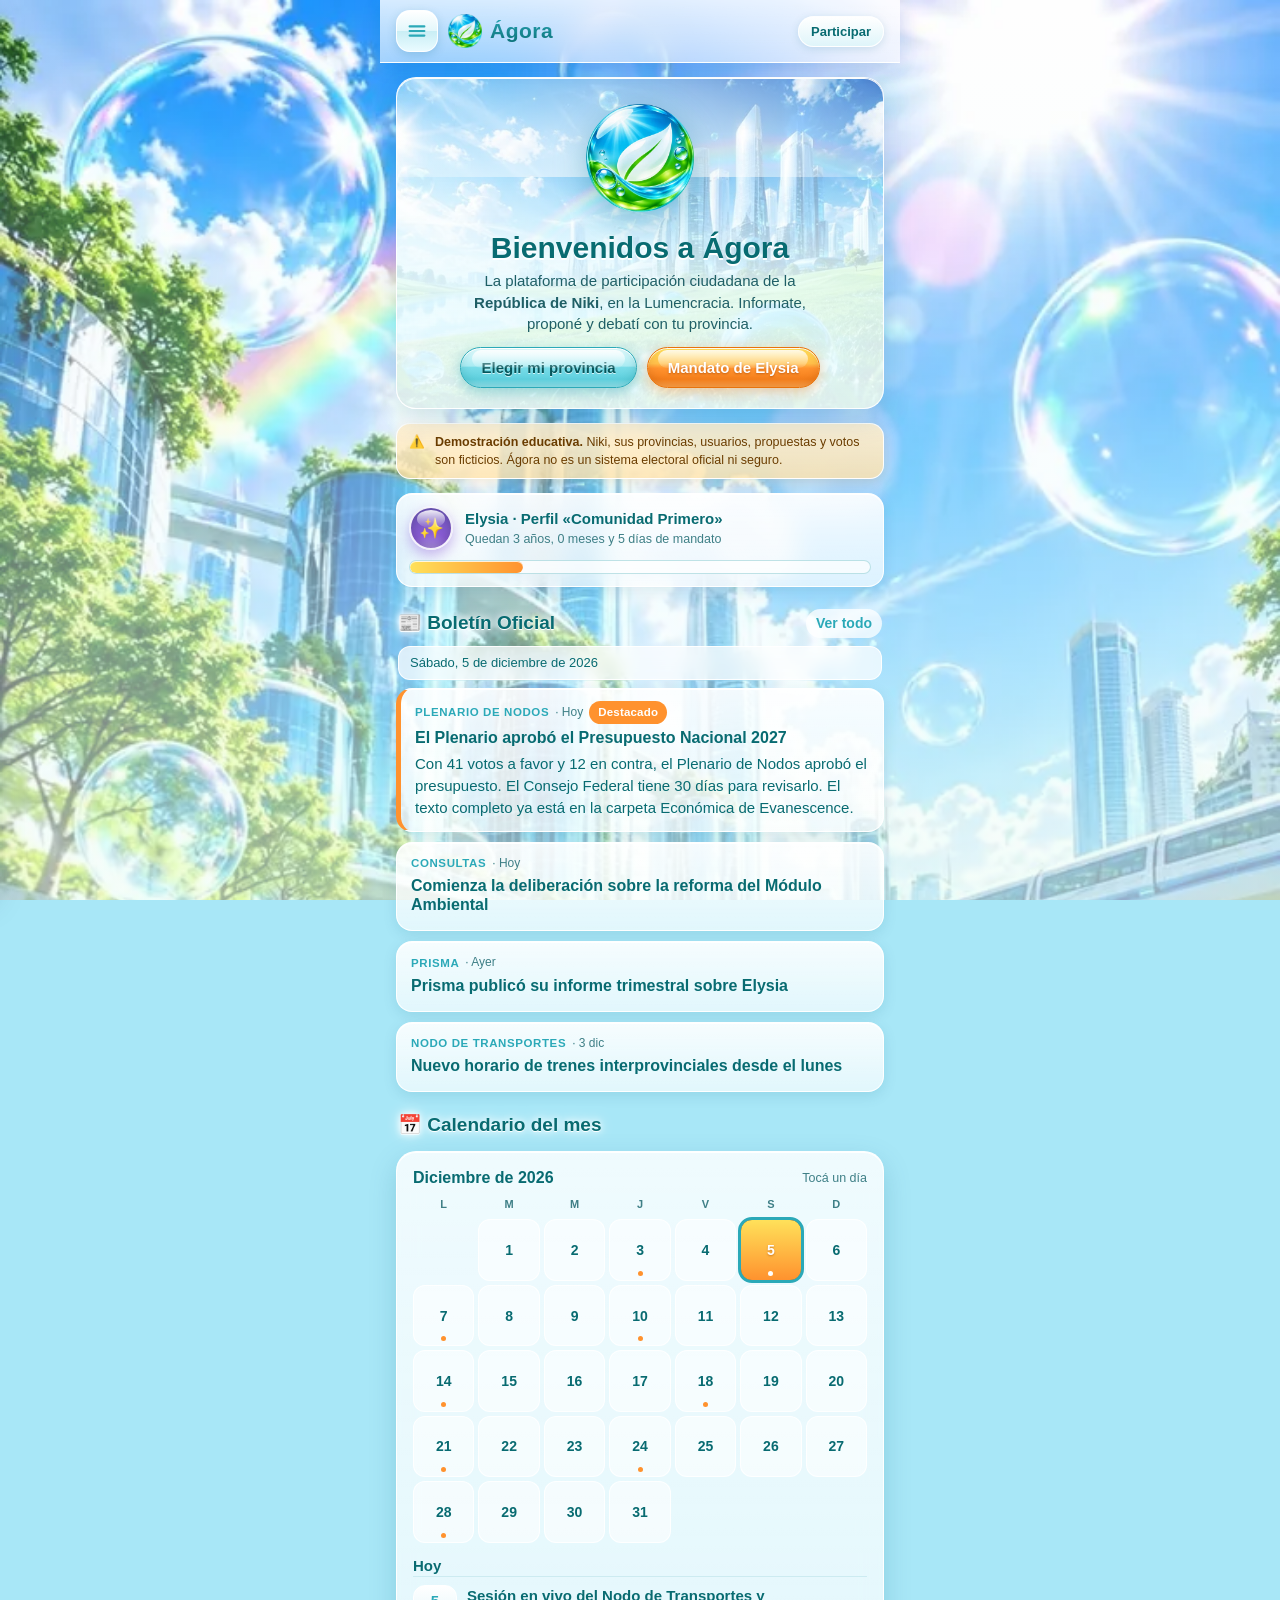
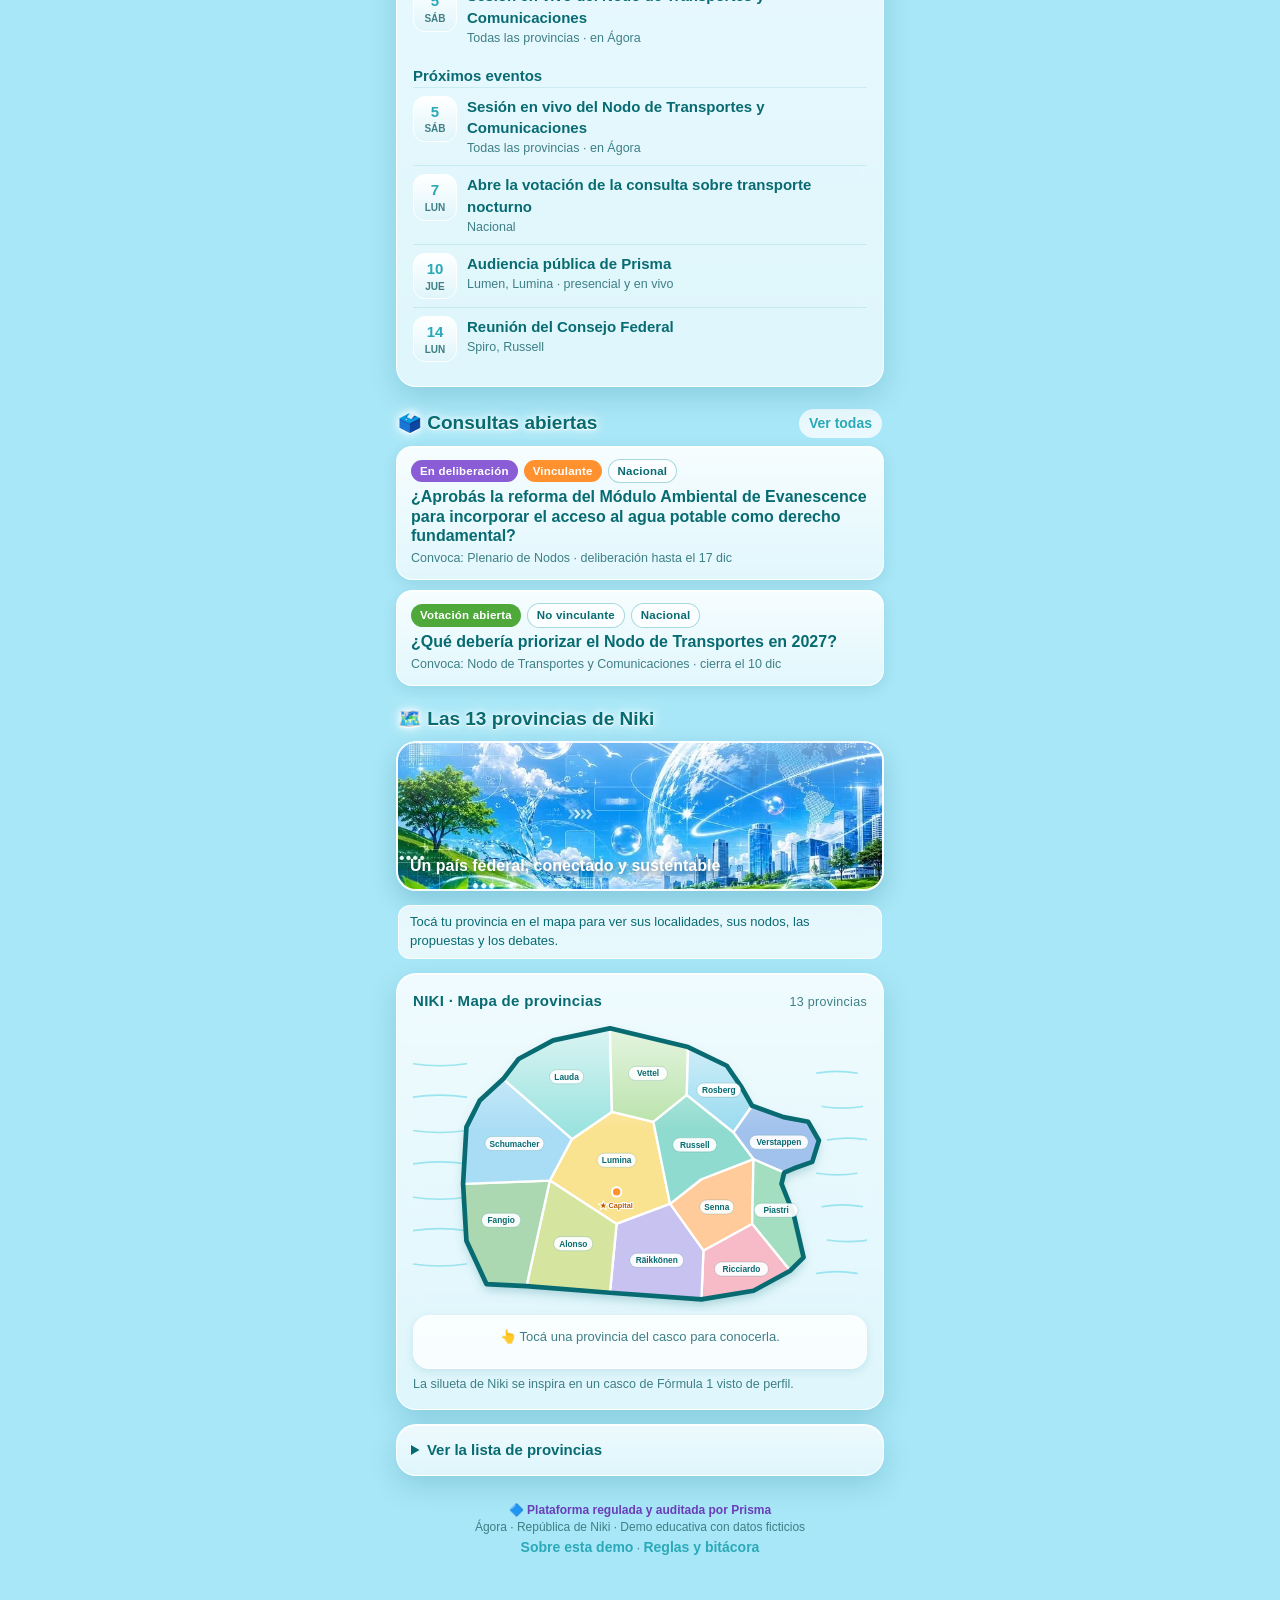
<file: index.html>
<!doctype html>
<html lang="es">
<head>
  <meta charset="utf-8">
  <meta name="viewport" content="width=device-width, initial-scale=1, viewport-fit=cover">
  <title>Ágora · Niki</title>
  <meta name="description" content="Ágora: demo educativa de participación ciudadana de la República de Niki, en la Lumencracia.">
  <meta name="theme-color" content="#14b8c4">
  <link rel="manifest" href="manifest.webmanifest">
  <link rel="icon" href="icon-192.png" type="image/png">
  <link rel="apple-touch-icon" href="apple-touch-icon.png">
  <meta name="apple-mobile-web-app-capable" content="yes">
  <meta name="apple-mobile-web-app-title" content="Ágora">
  <link rel="stylesheet" href="styles.css">
  <link rel="stylesheet" href="electoral.css">
</head>
<body>
  <div class="bubbles" aria-hidden="true"></div>
  <div class="scrim" id="scrim"></div>
  <aside class="drawer" id="drawer" aria-label="Menú"></aside>
  <div id="app">
    <header class="topbar">
      <button class="icon-btn" id="menuBtn" aria-label="Abrir menú">
        <svg viewBox="0 0 24 24" fill="none" stroke="currentColor" stroke-width="2.4" stroke-linecap="round"><path d="M4 7h16M4 12h16M4 17h16"/></svg>
      </button>
      <a class="brand" href="#/"><img src="logo.webp" width="34" height="34" alt=""><b>Ágora</b></a>
      <button class="user-chip" id="userChip"></button>
    </header>
    <main id="view"></main>
  </div>
  <div class="modal-wrap" id="modal"><div class="modal" id="modalBody"></div></div>
  <div class="toast" id="toast" role="status"></div>
  <script src="data.js"></script>
  <script src="app.js"></script>
  <script src="electoral.js"></script>
</body>
</html>
</file>
<file: styles.css>
/* Ágora — estética Frutiger Aero */
:root {
  /* Paleta Frutiger Aero / Eco de Ágora */
  --turq: #79DCE8;
  --turq-d: #2BA9B8;
  --green: #8BD66A;
  --green-d: #4FA83A;
  --sky: #A8E7F7;
  --orange: #FF922E;
  --orange-d: #E8730C;
  --yellow: #FFE15A;
  --white: #FFFFFF;
  --ink: #086B71;
  --ink-soft: #3E7F86;
  --glass: rgba(255, 255, 255, 0.62);
  --glass-strong: rgba(255, 255, 255, 0.82);
  --line: rgba(255, 255, 255, 0.95);
  --shadow: 0 10px 28px rgba(0, 92, 122, 0.18);
  --r: 20px;
  --font: "Segoe UI", "Frutiger", "Myriad Pro", "Helvetica Neue", Roboto, Arial, sans-serif;
  --safe-b: env(safe-area-inset-bottom, 0px);
}

* { box-sizing: border-box; -webkit-tap-highlight-color: transparent; }
html, body { margin: 0; padding: 0; }
body {
  font-family: var(--font);
  color: var(--ink);
  font-size: 15px;
  line-height: 1.45;
  min-height: 100vh;
  background: #A8E7F7;
  overflow-x: hidden;
}
body::before {
  content: ""; position: fixed; inset: 0; z-index: -1; pointer-events: none;
  background:
    linear-gradient(180deg, rgba(255,255,255,.10) 0%, rgba(240,252,255,.30) 35%, rgba(240,252,255,.50) 70%, rgba(240,253,245,.62) 100%),
    url(fondo.webp) center top / cover no-repeat,
    linear-gradient(180deg, #3fb8ec 0%, #A8E7F7 60%, #8BD66A 100%);
}

/* Burbujas decorativas */
.bubbles { position: fixed; inset: 0; pointer-events: none; z-index: 0; overflow: hidden; }
.bubbles span {
  position: absolute; bottom: -80px; border-radius: 50%;
  background: radial-gradient(circle at 32% 28%, rgba(255,255,255,.95) 0 9%, rgba(255,255,255,.25) 22%, rgba(180,240,255,.18) 60%, rgba(255,255,255,.55) 100%);
  border: 1px solid rgba(255,255,255,.7);
  animation: rise linear infinite;
}
@keyframes rise { to { transform: translateY(-120vh) translateX(30px); } }
@media (prefers-reduced-motion: reduce) { .bubbles span { animation: none; display: none; } }

#app { position: relative; z-index: 1; max-width: 520px; margin: 0 auto; padding: 0 16px calc(32px + var(--safe-b)); }

/* Barra superior */
.topbar {
  position: sticky; top: env(safe-area-inset-top, 0px); z-index: 20; margin: 0 -16px; padding: 10px 16px;
  display: flex; align-items: center; gap: 10px;
  background: linear-gradient(180deg, rgba(255,255,255,.82), rgba(255,255,255,.55));
  backdrop-filter: blur(14px); -webkit-backdrop-filter: blur(14px);
  border-bottom: 1px solid rgba(255,255,255,.9);
  box-shadow: 0 4px 18px rgba(0, 90, 120, .12);
}
.topbar .brand { flex: 1; display: flex; align-items: center; gap: 8px; text-decoration: none; color: var(--ink); }
.topbar .brand b { font-size: 21px; letter-spacing: .5px; background: linear-gradient(180deg, #2BA9B8, #086B71); -webkit-background-clip: text; background-clip: text; color: transparent; }
.icon-btn {
  width: 42px; height: 42px; border-radius: 14px; border: 1px solid rgba(255,255,255,.95);
  background: linear-gradient(180deg, #ffffff 0%, #e3f7fb 50%, #c9eef5 51%, #e9fbff 100%);
  box-shadow: 0 3px 10px rgba(0,100,130,.18), inset 0 1px 0 #fff;
  display: grid; place-items: center; cursor: pointer; color: var(--turq-d);
}
.icon-btn svg { width: 22px; height: 22px; }
.user-chip {
  font-size: 13px; font-weight: 600; padding: 7px 12px; border-radius: 999px; cursor: pointer;
  border: 1px solid rgba(255,255,255,.95); color: var(--ink);
  background: linear-gradient(180deg, #fff, #dff5fa); box-shadow: 0 2px 8px rgba(0,100,130,.15);
  max-width: 150px; white-space: nowrap; overflow: hidden; text-overflow: ellipsis;
}

/* Vidrio */
.glass {
  background: linear-gradient(180deg, var(--glass-strong), var(--glass));
  border: 1px solid var(--line);
  border-radius: var(--r);
  box-shadow: var(--shadow), inset 0 1px 0 #fff;
  backdrop-filter: blur(12px); -webkit-backdrop-filter: blur(12px);
  padding: 16px;
  margin: 14px 0;
  position: relative;
}
.glass.tight { padding: 12px; }
.section-title { display: flex; align-items: center; justify-content: space-between; gap: 8px; margin: 22px 2px 8px; }
.section-title h2 { margin: 0; font-size: 19px; color: var(--ink); text-shadow: 0 1px 0 rgba(255,255,255,.9); }
.section-title a, .link { color: var(--turq-d); font-weight: 600; font-size: 14px; text-decoration: none; cursor: pointer; background: none; border: 0; font-family: inherit; padding: 0; }
h1, h2, h3 { line-height: 1.2; }
h3 { margin: 0 0 6px; font-size: 16px; }
p { margin: 6px 0; }
.muted { color: var(--ink-soft); font-size: 13px; }
.small { font-size: 12.5px; }

/* Botones brillantes */
.btn {
  position: relative; overflow: hidden; display: inline-flex; align-items: center; justify-content: center; gap: 8px;
  font: 700 15px var(--font); color: #05565b; text-decoration: none; cursor: pointer;
  padding: 11px 20px; border-radius: 999px; border: 1px solid var(--turq-d);
  background: linear-gradient(180deg, #e4fbfd 0%, #a9ebf2 46%, #79DCE8 50%, #5fd1df 80%, #9ae6ef 100%);
  box-shadow: 0 4px 14px rgba(43, 169, 184, .45), inset 0 1px 0 #fff, inset 0 -3px 8px rgba(8,107,113,.18);
  text-shadow: 0 1px 0 rgba(255,255,255,.7);
  transition: transform .12s ease, filter .12s ease;
}
.btn::before {
  content: ""; position: absolute; left: 6%; right: 6%; top: 2px; height: 46%; border-radius: 999px;
  background: linear-gradient(180deg, rgba(255,255,255,.85), rgba(255,255,255,.1)); pointer-events: none;
}
.btn:active { transform: scale(.97); filter: brightness(.96); }
.btn.green { color: #24520f; border-color: var(--green-d); background: linear-gradient(180deg, #ecfbe2 0%, #b9eb9f 46%, #8BD66A 50%, #74c955 80%, #a9e38d 100%); box-shadow: 0 4px 14px rgba(79,168,58,.4), inset 0 1px 0 #fff, inset 0 -3px 8px rgba(40,100,20,.18); }
.btn.orange { color: #fff; text-shadow: 0 1px 2px rgba(150,60,0,.5); border-color: var(--orange-d); background: linear-gradient(180deg, #FFE15A 0%, #ffbf4a 40%, #FF922E 52%, #f5801c 80%, #ffa64d 100%); box-shadow: 0 4px 14px rgba(255,146,46,.45), inset 0 1px 0 rgba(255,255,255,.9), inset 0 -3px 8px rgba(150,60,0,.2); }
.btn.yellow { color: #6a4a00; border-color: #e6bf1f; background: linear-gradient(180deg, #fffbe0 0%, #fff09a 46%, #FFE15A 50%, #ffd636 80%, #ffec8a 100%); box-shadow: 0 4px 14px rgba(230,190,30,.4), inset 0 1px 0 #fff; }
.btn.ghost { color: var(--turq-d); text-shadow: none; border-color: rgba(10,143,156,.35); background: linear-gradient(180deg, #ffffff 0%, #ecfbfd 50%, #d9f4f8 51%, #f1fdff 100%); }
.btn.small { padding: 7px 14px; font-size: 13.5px; }
.btn.block { display: flex; width: 100%; }
.btn[disabled] { opacity: .55; cursor: not-allowed; filter: grayscale(.4); }
.btn-row { display: flex; gap: 10px; flex-wrap: wrap; margin-top: 12px; }

/* Orbes (iconos brillantes) */
.orb {
  --c: var(--turq);
  width: 64px; height: 64px; border-radius: 50%; display: grid; place-items: center; font-size: 28px; position: relative;
  background: radial-gradient(circle at 50% 120%, color-mix(in srgb, var(--c) 55%, #fff) 0%, var(--c) 45%, color-mix(in srgb, var(--c) 70%, #003040) 100%);
  border: 2px solid rgba(255,255,255,.9);
  box-shadow: 0 6px 14px color-mix(in srgb, var(--c) 45%, transparent), inset 0 -4px 10px rgba(0,0,0,.15);
}
.orb::after {
  content: ""; position: absolute; left: 14%; right: 14%; top: 5%; height: 45%; border-radius: 50%;
  background: linear-gradient(180deg, rgba(255,255,255,.9), rgba(255,255,255,.05));
}
.orb.sm { width: 44px; height: 44px; font-size: 20px; }
.orb.lg { width: 84px; height: 84px; font-size: 38px; }

/* Hero */
.hero { text-align: center; padding: 26px 18px 20px; overflow: hidden; }
.hero .logo { width: 108px; height: 108px; margin: 0 auto 6px; filter: drop-shadow(0 8px 16px rgba(0,110,140,.35)); }
.hero h1 { margin: 6px 0 4px; font-size: 30px; color: var(--ink); text-shadow: 0 2px 0 #fff; }
.hero .sub { color: var(--ink-soft); margin: 0 auto 12px; max-width: 360px; }
.hero::before {
  content: ""; position: absolute; inset: -40% -20% auto; height: 70%;
  background: radial-gradient(ellipse at 50% 100%, rgba(255,255,255,.75), rgba(255,255,255,0) 70%); pointer-events: none;
}

.demo-ribbon {
  display: flex; gap: 10px; align-items: flex-start; font-size: 12.5px; color: #6b3d00;
  background: linear-gradient(180deg, rgba(255,240,210,.92), rgba(255,226,170,.8));
  border: 1px solid rgba(255,255,255,.95); border-radius: 14px; padding: 9px 12px; margin: 12px 0;
  box-shadow: 0 4px 12px rgba(200,120,0,.15);
}

/* Chips y badges */
.chips { display: flex; gap: 8px; overflow-x: auto; padding: 4px 2px 8px; scrollbar-width: none; }
.chips::-webkit-scrollbar { display: none; }
.chip {
  flex: none; font: 600 13px var(--font); padding: 7px 13px; border-radius: 999px; cursor: pointer; color: var(--ink);
  border: 1px solid rgba(255,255,255,.95); background: linear-gradient(180deg, #ffffff, #e2f6fa);
  box-shadow: 0 2px 6px rgba(0,100,130,.12);
}
.chip.on { color: #05565b; border-color: var(--turq-d); background: linear-gradient(180deg, #e4fbfd, #79DCE8 55%, #5fd1df); box-shadow: 0 2px 8px rgba(43,169,184,.35), inset 0 1px 0 #fff; }
.badge { display: inline-block; font-size: 11.5px; font-weight: 700; padding: 3px 9px; border-radius: 999px; color: #fff; background: var(--turq); vertical-align: middle; letter-spacing: .2px; }
.badge.orange { background: var(--orange); }
.badge.green { background: var(--green-d); }
.badge.gray { background: #7e98a2; }
.badge.purple { background: #8a5cd6; }
.badge.red { background: #e2475d; }
.badge.outline { background: rgba(255,255,255,.7); color: var(--ink); border: 1px solid rgba(10,143,156,.35); }

/* Listas de tarjetas */
.card-list { display: grid; gap: 10px; }
.item {
  display: block; text-decoration: none; color: inherit; cursor: pointer; text-align: left; width: 100%; font: inherit;
  background: linear-gradient(180deg, rgba(255,255,255,.9), rgba(255,255,255,.66));
  border: 1px solid var(--line); border-radius: 16px; padding: 12px 14px;
  box-shadow: 0 4px 14px rgba(0,92,122,.12), inset 0 1px 0 #fff;
}
.item:active { transform: scale(.99); }
.item .meta { display: flex; flex-wrap: wrap; gap: 6px; align-items: center; margin-bottom: 4px; }
.item h3 { margin: 2px 0 4px; }
.row { display: flex; align-items: center; gap: 12px; }
.row .grow { flex: 1; min-width: 0; }

/* Noticias */
.news-feature { border-left: 5px solid var(--orange); }
.news-cat { font-size: 11.5px; font-weight: 700; text-transform: uppercase; letter-spacing: .6px; color: var(--turq-d); }
.news-date { font-size: 12px; color: var(--ink-soft); }
.news-body { display: none; margin-top: 6px; }
.item.open .news-body { display: block; }

/* Calendario */
.cal-head { display: flex; align-items: center; justify-content: space-between; margin-bottom: 8px; }
.cal-head h3 { margin: 0; }
.cal-grid { display: grid; grid-template-columns: repeat(7, 1fr); gap: 4px; text-align: center; }
.cal-grid .dow { font-size: 11px; font-weight: 700; color: var(--ink-soft); padding: 2px 0; }
.cal-day {
  position: relative; aspect-ratio: 1; border-radius: 12px; display: grid; place-items: center; font-weight: 600; font-size: 14px;
  background: rgba(255,255,255,.55); border: 1px solid rgba(255,255,255,.9); cursor: pointer; color: var(--ink); font-family: inherit; padding: 0;
}
.cal-day.empty { background: none; border: 0; cursor: default; }
.cal-day.today { background: linear-gradient(180deg, #FFE15A, #FF922E); color: #fff; border-color: var(--orange-d); text-shadow: 0 1px 2px rgba(150,60,0,.45); }
.cal-day.sel { outline: 3px solid var(--turq-d); outline-offset: -1px; }
.cal-day .dots { position: absolute; bottom: 4px; left: 0; right: 0; display: flex; justify-content: center; gap: 2px; }
.cal-day .dots i { width: 5px; height: 5px; border-radius: 50%; background: var(--orange); }
.cal-day.today .dots i { background: #fff; }
.ev { display: flex; gap: 10px; align-items: flex-start; padding: 8px 0; border-top: 1px solid rgba(10,143,156,.12); }
.ev:first-child { border-top: 0; }
.ev .d { flex: none; width: 44px; text-align: center; border-radius: 12px; padding: 4px 0; background: linear-gradient(180deg, #fff, #dff5fa); border: 1px solid #fff; font-weight: 700; color: var(--turq-d); }
.ev .d small { display: block; font-size: 10px; text-transform: uppercase; color: var(--ink-soft); font-weight: 600; }

/* Provincias */
.prov-grid { display: grid; grid-template-columns: 1fr 1fr; gap: 10px; }
.prov-card {
  --c: var(--turq); position: relative; overflow: hidden; text-decoration: none; color: #fff; border-radius: 18px; padding: 14px 12px 12px; min-height: 96px;
  background: linear-gradient(160deg, color-mix(in srgb, var(--c) 55%, #fff) 0%, var(--c) 55%, color-mix(in srgb, var(--c) 75%, #00303c) 100%);
  border: 1px solid rgba(255,255,255,.9); box-shadow: 0 6px 16px color-mix(in srgb, var(--c) 35%, transparent), inset 0 1px 0 rgba(255,255,255,.8);
  text-shadow: 0 1px 2px rgba(0,40,50,.45); display: flex; flex-direction: column; justify-content: flex-end;
}
.prov-card::before { content: ""; position: absolute; left: -10%; right: -10%; top: -30%; height: 75%; border-radius: 50%; background: linear-gradient(180deg, rgba(255,255,255,.55), rgba(255,255,255,0)); }
.prov-card b { position: relative; font-size: 15.5px; line-height: 1.15; }
.prov-card span { position: relative; font-size: 12px; opacity: .95; }
.prov-card .num { position: absolute; top: 8px; right: 10px; font-size: 12px; font-weight: 700; opacity: .85; }

.banner {
  --c: var(--turq); color: #fff; border-radius: 22px; padding: 18px; margin: 14px 0; position: relative; overflow: hidden;
  background: linear-gradient(160deg, color-mix(in srgb, var(--c) 50%, #fff) 0%, var(--c) 50%, color-mix(in srgb, var(--c) 70%, #00303c) 100%);
  border: 1px solid rgba(255,255,255,.9); box-shadow: 0 10px 24px color-mix(in srgb, var(--c) 40%, transparent);
  text-shadow: 0 1px 2px rgba(0,40,50,.4);
}
.banner::before { content: ""; position: absolute; left: -10%; right: -10%; top: -45%; height: 80%; border-radius: 50%; background: linear-gradient(180deg, rgba(255,255,255,.5), rgba(255,255,255,0)); }
.banner > * { position: relative; }
.banner h1 { margin: 2px 0; font-size: 26px; }
.banner .kv { display: flex; gap: 14px; flex-wrap: wrap; font-size: 13px; margin-top: 8px; }

.nodo-grid { display: grid; grid-template-columns: repeat(3, 1fr); gap: 12px 6px; }
.nodo-tile { display: flex; flex-direction: column; align-items: center; gap: 6px; text-decoration: none; color: var(--ink); text-align: center; font-size: 12px; font-weight: 600; line-height: 1.15; }

/* Tabs internas */
.tabs { display: flex; gap: 6px; overflow-x: auto; scrollbar-width: none; padding: 4px; border-radius: 999px; background: rgba(255,255,255,.5); border: 1px solid #fff; margin: 12px 0; }
.tabs::-webkit-scrollbar { display: none; }
.tabs a { flex: 1 0 auto; text-align: center; text-decoration: none; color: var(--ink); font-weight: 600; font-size: 13.5px; padding: 8px 12px; border-radius: 999px; }
.tabs a.on { color: #05565b; background: linear-gradient(180deg, #e4fbfd 0%, #a9ebf2 46%, #79DCE8 50%, #9ae6ef 100%); box-shadow: 0 2px 8px rgba(43,169,184,.35), inset 0 1px 0 #fff; }

/* Progreso */
.progress { height: 14px; border-radius: 999px; background: rgba(255,255,255,.7); border: 1px solid rgba(10,143,156,.25); overflow: hidden; position: relative; }
.progress > i { display: block; height: 100%; border-radius: 999px; background: linear-gradient(180deg, #d9f5c8 0%, #8BD66A 50%, #6cc24b 51%, #a2e083 100%); box-shadow: inset 0 1px 0 rgba(255,255,255,.7); }
.progress.turq > i { background: linear-gradient(180deg, #d6f8fb 0%, #79DCE8 50%, #4ccbd9 51%, #8fe3ec 100%); }
.progress.orange > i { background: linear-gradient(90deg, #FFE15A, #FF922E); box-shadow: inset 0 1px 0 rgba(255,255,255,.8); }

/* Contador */
.counter { display: grid; grid-template-columns: repeat(3, 1fr); gap: 8px; margin: 10px 0; }
.counter.six { grid-template-columns: repeat(6, 1fr); gap: 5px; }
.counter div { text-align: center; border-radius: 14px; padding: 8px 2px; background: linear-gradient(180deg, #ffffff 0%, #e7f9fc 50%, #d2f1f7 51%, #f2fdff 100%); border: 1px solid #fff; box-shadow: 0 3px 10px rgba(0,100,130,.15); }
.counter b { display: block; font-size: 22px; color: var(--ink); font-variant-numeric: tabular-nums; }
.counter.six b { font-size: 18px; }
.counter span { font-size: 10.5px; color: var(--ink-soft); text-transform: uppercase; font-weight: 700; letter-spacing: .3px; }
.counter.down b { color: var(--orange-d); }

/* Pasos */
.steps { list-style: none; padding: 0; margin: 8px 0 0; counter-reset: s; }
.steps li { position: relative; padding: 4px 0 12px 42px; counter-increment: s; }
.steps li::before {
  content: counter(s); position: absolute; left: 0; top: 2px; width: 30px; height: 30px; border-radius: 50%; display: grid; place-items: center; color: #fff; font-weight: 700; text-shadow: 0 1px 2px rgba(8,107,113,.6);
  background: radial-gradient(circle at 50% 120%, #e6fbe0, #8BD66A 40%, #2BA9B8 85%); border: 2px solid #fff; box-shadow: 0 3px 8px rgba(0,110,130,.3);
}
.steps li:not(:last-child)::after { content: ""; position: absolute; left: 15px; top: 34px; bottom: 0; width: 2px; background: rgba(20,184,196,.35); }

.list-check { list-style: none; padding: 0; margin: 6px 0; }
.list-check li { padding: 4px 0 4px 26px; position: relative; }
.list-check li::before { content: "✔"; position: absolute; left: 2px; color: var(--green-d); font-weight: 700; }
.list-check.no li::before { content: "✖"; color: #e2475d; }

/* Formularios */
label.f { display: block; font-weight: 600; font-size: 13.5px; margin: 12px 0 5px; }
input.in, select.in, textarea.in {
  width: 100%; font: 15px var(--font); color: var(--ink); padding: 11px 13px; border-radius: 14px;
  border: 1px solid rgba(10,143,156,.3); background: rgba(255,255,255,.9); box-shadow: inset 0 2px 4px rgba(0,80,100,.08);
}
textarea.in { min-height: 110px; resize: vertical; }
input.in:focus, select.in:focus, textarea.in:focus { outline: 3px solid rgba(20,184,196,.35); border-color: var(--turq); }
.elysia-hint {
  display: none; margin-top: 10px; padding: 10px 12px; border-radius: 14px; font-size: 13.5px;
  background: linear-gradient(180deg, rgba(225,250,255,.95), rgba(200,240,250,.85)); border: 1px solid #fff; box-shadow: 0 3px 10px rgba(0,100,130,.12);
}
.elysia-hint.show { display: block; }

/* Opciones de voto */
.opt {
  display: flex; align-items: center; gap: 10px; padding: 12px; border-radius: 14px; margin: 8px 0; cursor: pointer;
  background: rgba(255,255,255,.8); border: 2px solid rgba(255,255,255,.95); box-shadow: 0 2px 8px rgba(0,100,130,.1); font-weight: 600;
}
.opt.on { border-color: var(--turq); background: linear-gradient(180deg, #f0feff, #d5f5f9); }
.opt input { accent-color: var(--turq-d); width: 18px; height: 18px; }
.result { margin: 10px 0; }
.result .lbl { display: flex; justify-content: space-between; font-size: 14px; font-weight: 600; margin-bottom: 4px; }
.result.mine .lbl::after { content: ""; }

/* Comentarios y chat */
.comment { padding: 10px 0; border-top: 1px solid rgba(10,143,156,.12); }
.comment:first-child { border-top: 0; }
.comment .who { font-weight: 700; font-size: 13.5px; }
.comment .who small { font-weight: 500; color: var(--ink-soft); }
.avatar { flex: none; width: 34px; height: 34px; border-radius: 50%; display: grid; place-items: center; color: #fff; font-weight: 700; font-size: 14px; border: 2px solid #fff; box-shadow: 0 2px 6px rgba(0,0,0,.15); }

.stream {
  position: relative; aspect-ratio: 16/9; border-radius: 18px; overflow: hidden; color: #fff;
  background: radial-gradient(circle at 30% 30%, rgba(255,255,255,.35), rgba(255,255,255,0) 40%), linear-gradient(135deg, #0b6f86, #13b5c8 50%, #4cc35a);
  border: 1px solid #fff; box-shadow: var(--shadow);
}
.stream .live { position: absolute; top: 10px; left: 10px; background: #e2475d; font-size: 12px; font-weight: 800; padding: 3px 9px; border-radius: 6px; letter-spacing: .5px; }
.stream .live::before { content: "● "; animation: blink 1.2s infinite; }
@keyframes blink { 50% { opacity: .2; } }
.stream .viewers { position: absolute; top: 10px; right: 10px; font-size: 12.5px; background: rgba(0,40,50,.4); padding: 3px 9px; border-radius: 6px; }
.stream .caption { position: absolute; left: 0; right: 0; bottom: 0; padding: 30px 12px 10px; background: linear-gradient(180deg, rgba(0,40,50,0), rgba(0,40,50,.7)); font-size: 13.5px; }
.stream .podium { position: absolute; left: 50%; top: 32%; transform: translate(-50%,-50%); display: flex; gap: 18px; }
.stream .podium i { width: 34px; height: 34px; border-radius: 50%; background: rgba(255,255,255,.85); position: relative; box-shadow: 0 0 0 3px rgba(255,255,255,.25); }
.stream .podium i::after { content: ""; position: absolute; left: -8px; right: -8px; top: 36px; height: 30px; border-radius: 22px 22px 6px 6px; background: rgba(255,255,255,.7); }
.chat { height: 240px; overflow-y: auto; padding: 4px 2px; display: flex; flex-direction: column; gap: 6px; }
.chat .msg { font-size: 13.5px; background: rgba(255,255,255,.75); padding: 7px 10px; border-radius: 12px; border: 1px solid #fff; animation: pop .25s ease; }
.chat .msg b { color: var(--turq-d); }
.chat .msg.mine { background: linear-gradient(180deg, #e9fff0, #d3f7dc); }
@keyframes pop { from { opacity: 0; transform: translateY(6px); } }
.inline-form { display: flex; gap: 8px; margin-top: 8px; }
.inline-form .in { flex: 1; }

/* Gráficos */
.chart { width: 100%; height: auto; display: block; }
.legend { display: flex; flex-wrap: wrap; gap: 10px; font-size: 12.5px; margin-top: 6px; }
.legend i { display: inline-block; width: 11px; height: 11px; border-radius: 3px; margin-right: 4px; vertical-align: -1px; }

/* Tabla comparativa */
.cmp { width: 100%; border-collapse: collapse; font-size: 12.5px; }
.cmp th { text-align: left; font-weight: 700; padding: 6px 4px; }
.cmp td { padding: 5px 4px; border-top: 1px solid rgba(10,143,156,.12); vertical-align: middle; }
.cmp .bars { display: grid; gap: 2px; }
.cmp .bars i { display: block; height: 6px; border-radius: 4px; }

/* Menú lateral */
.scrim { position: fixed; inset: 0; background: rgba(0,50,70,.35); z-index: 40; opacity: 0; pointer-events: none; transition: opacity .2s; }
.scrim.open { opacity: 1; pointer-events: auto; }
.drawer {
  position: fixed; top: 0; bottom: 0; left: 0; width: min(86vw, 340px); z-index: 50; transform: translateX(-105%); transition: transform .25s ease;
  background: linear-gradient(180deg, rgba(235,251,255,.97), rgba(220,246,236,.97)); border-right: 1px solid #fff;
  box-shadow: 8px 0 30px rgba(0,60,80,.25); overflow-y: auto; padding: 16px 14px calc(24px + var(--safe-b));
}
.drawer.open { transform: none; }
.drawer .dhead { display: flex; align-items: center; gap: 10px; margin-bottom: 14px; }
.drawer .dhead b { font-size: 20px; color: var(--ink); flex: 1; }
.drawer nav a, .drawer nav button.dl {
  display: flex; align-items: center; gap: 12px; width: 100%; text-align: left; text-decoration: none; color: var(--ink); font: 600 15px var(--font);
  padding: 10px 10px; border-radius: 14px; border: 0; background: none; cursor: pointer;
}
.drawer nav a:hover, .drawer nav a.on, .drawer nav button.dl:hover { background: rgba(255,255,255,.75); }
.drawer nav .ico { width: 34px; height: 34px; border-radius: 50%; display: grid; place-items: center; font-size: 17px; background: linear-gradient(180deg, #fff, #d8f3f8); border: 1px solid #fff; box-shadow: 0 2px 6px rgba(0,100,130,.15); flex: none; }
.drawer .sub { padding-left: 46px; display: none; }
.drawer .sub.open { display: block; }
.drawer .sub a { padding: 7px 10px; font-weight: 500; font-size: 14px; }
.drawer .mini-count { margin: 6px 0 14px; }

/* Modal */
.modal-wrap { position: fixed; inset: 0; z-index: 60; display: none; align-items: flex-end; justify-content: center; background: rgba(0,50,70,.35); padding: 0; }
.modal-wrap.open { display: flex; }
.modal { width: 100%; max-width: 520px; max-height: 92vh; overflow-y: auto; border-radius: 24px 24px 0 0; padding: 18px 16px calc(22px + var(--safe-b));
  background: linear-gradient(180deg, #f4feff, #e3f8ef); border: 1px solid #fff; box-shadow: 0 -10px 30px rgba(0,60,80,.25); animation: up .22s ease; }
@keyframes up { from { transform: translateY(40px); opacity: 0; } }
.modal h2 { margin: 0 0 4px; color: var(--ink); }

.toast { color: #05565b !important; position: fixed; left: 50%; bottom: calc(24px + var(--safe-b)); transform: translateX(-50%) translateY(20px); opacity: 0; z-index: 70; transition: all .25s;
  background: linear-gradient(180deg, #ffffff, #A8E7F7 60%, #79DCE8); font-weight: 700; padding: 11px 18px; border-radius: 999px; box-shadow: 0 6px 18px rgba(0,100,120,.35); border: 1px solid #fff; max-width: 90vw; text-align: center; }
.toast.show { opacity: 1; transform: translateX(-50%); }

footer.foot { text-align: center; font-size: 12px; color: var(--ink-soft); margin: 26px 0 8px; }
footer.foot .prisma { display: inline-flex; gap: 6px; align-items: center; font-weight: 700; color: #6a3fb8; }
.empty-note { text-align: center; color: var(--ink-soft); padding: 18px 8px; }
.back { display: inline-flex; align-items: center; gap: 4px; margin: 12px 0 0; }
.kpis { display: grid; grid-template-columns: repeat(3, 1fr); gap: 8px; margin-top: 10px; }
.kpis div { text-align: center; padding: 8px 4px; border-radius: 14px; background: rgba(255,255,255,.7); border: 1px solid #fff; }
.kpis b { display: block; font-size: 19px; color: var(--ink); }
.kpis span { font-size: 11px; color: var(--ink-soft); font-weight: 600; }
.sr { position: absolute; width: 1px; height: 1px; overflow: hidden; clip: rect(0 0 0 0); }

/* Escena Frutiger Eco del inicio: sol, ciudad de cristal, pasto y esferas */
/* escena dibujada (ya no se usa) */ .hero .scene { position: absolute; left: 0; right: 0; bottom: 0; width: 100%; height: 46%; pointer-events: none; opacity: .9; }
.hero > *:not(.scene) { position: relative; z-index: 1; }
.hero { background: linear-gradient(180deg, rgba(255,255,255,.85), rgba(255,255,255,.55) 55%, rgba(220,250,230,.6)); }
.badge.yellow { background: var(--yellow); color: #6a4a00; }

/* Fotos de Ágora (creadas por el equipo) */
.hero.photo-bg {
  background:
    linear-gradient(180deg, rgba(255,255,255,.18) 0%, rgba(255,255,255,.55) 38%, rgba(240,253,255,.86) 62%, rgba(240,253,255,.92) 100%),
    var(--img) center top / cover no-repeat;
}
.hero.photo-bg .sub { color: #1f5f66; }
.photo-strip {
  position: relative; height: 150px; border-radius: 20px; margin: 10px 0 14px; overflow: hidden;
  background: var(--img) center / cover no-repeat; border: 2px solid rgba(255,255,255,.95);
  box-shadow: 0 10px 24px rgba(0, 92, 122, .22);
}
.photo-strip::before { content: ""; position: absolute; left: 0; right: 0; top: 0; height: 45%; background: linear-gradient(180deg, rgba(255,255,255,.45), rgba(255,255,255,0)); }
.photo-strip span {
  position: absolute; left: 12px; bottom: 12px; right: 12px; font-weight: 800; font-size: 16px; color: #fff;
  text-shadow: 0 2px 6px rgba(0,50,70,.65);
}
.deco-sphere { position: absolute; right: -18px; top: -26px; width: 110px; height: 110px; opacity: .55; pointer-events: none; mix-blend-mode: multiply; border-radius: 50%; }

/* Mapa de Niki (casco de F1) */
.mapa-head { display: flex; justify-content: space-between; align-items: baseline; gap: 8px; color: var(--ink); letter-spacing: .3px; }
.mapa-svg { width: 100%; height: auto; display: block; margin: 6px 0 4px; touch-action: manipulation; -webkit-user-select: none; user-select: none; }
.mapa-svg .velocidad path { fill: none; stroke: #79DCE8; stroke-width: 2.5; stroke-linecap: round; opacity: .7; }
.prov-shape { cursor: pointer; outline: none; }
.prov-shape polygon { fill: color-mix(in srgb, var(--c) 48%, #fff); stroke: #fff; stroke-width: 3.5; stroke-linejoin: round; transition: fill .18s ease; }
.prov-shape:hover polygon, .prov-shape:focus-visible polygon { fill: color-mix(in srgb, var(--c) 78%, #fff); }
.prov-shape.on polygon { fill: var(--c); stroke-width: 4.5; }
.mapa-svg .lbl rect { fill: rgba(255,255,255,.92); stroke: rgba(8,107,113,.28); }
.mapa-svg .lbl text { font: 700 12.5px var(--font); fill: #086B71; }
.mapa-svg .cap { font: 800 11px var(--font); fill: #b85a00; paint-order: stroke; stroke: #fff; stroke-width: 3px; }
.mapa-svg .pulso { fill: #FFE15A; transform-origin: center; transform-box: fill-box; animation: pulso 1.8s ease-out infinite; }
@keyframes pulso { from { transform: scale(1); opacity: .9; } to { transform: scale(3.2); opacity: 0; } }
@media (prefers-reduced-motion: reduce) { .mapa-svg .pulso { animation: none; } }
.mapa-info { padding: 12px; border-radius: 16px; background: rgba(255,255,255,.78); border: 1px solid #fff; box-shadow: 0 3px 10px rgba(0,100,130,.12); min-height: 54px; }
.lista-prov summary { cursor: pointer; font-weight: 700; color: var(--ink); padding: 2px; }
.lista-prov[open] summary { margin-bottom: 10px; }

/* Fondo de ciudad: textos sueltos sobre la foto con su propio vidrio */
#view > p.muted, #view > .section-title h2 { position: relative; }
#view > p.muted {
  background: rgba(255,255,255,.72); padding: 7px 11px; border-radius: 12px; color: var(--ink);
  backdrop-filter: blur(8px); -webkit-backdrop-filter: blur(8px); border: 1px solid rgba(255,255,255,.9);
}
.section-title h2 { text-shadow: 0 0 6px #fff, 0 0 14px rgba(255,255,255,.95), 0 1px 0 #fff; }
.section-title a { background: rgba(255,255,255,.75); padding: 4px 10px; border-radius: 999px; }
.back { background: rgba(255,255,255,.75); padding: 4px 12px; border-radius: 999px; }

/* Burbujas que se revientan al tocarlas */
.bubbles span { pointer-events: auto; cursor: pointer; }
.bubbles span.pop { animation: pop .35s ease-out forwards !important; }
@keyframes pop { 0% { transform: scale(1); opacity: 1; } 60% { transform: scale(1.35); opacity: .6; } 100% { transform: scale(1.6); opacity: 0; } }

a.chip { text-decoration: none; display: inline-block; }

/* Reproductor de música flotante */
#musica { position: fixed; z-index: 30; right: max(14px, env(safe-area-inset-right, 0px)); bottom: calc(14px + env(safe-area-inset-bottom, 0px)); }
.music-btn {
  display: flex; align-items: center; gap: 6px; font: 700 13.5px var(--font); color: #05565b; cursor: pointer;
  padding: 10px 14px; border-radius: 999px; border: 1px solid var(--turq-d);
  background: linear-gradient(180deg, #ffffff 0%, #d9f6fa 48%, #A8E7F7 52%, #e6fbfd 100%);
  box-shadow: 0 6px 18px rgba(0,92,122,.3), inset 0 1px 0 #fff;
}
.music-card {
  width: 236px; padding: 10px; border-radius: 20px; border: 1px solid #fff;
  background: linear-gradient(180deg, rgba(255,255,255,.92), rgba(220,247,252,.88));
  backdrop-filter: blur(14px); -webkit-backdrop-filter: blur(14px); box-shadow: 0 10px 28px rgba(0,92,122,.3);
}
.music-head { display: flex; align-items: center; justify-content: space-between; gap: 8px; margin-bottom: 8px; font-size: 13px; color: var(--ink); line-height: 1.25; }
.music-head .icon-btn { width: 34px; height: 34px; flex: none; }
.music-card iframe { display: block; width: 216px; height: 200px; border: 0; border-radius: 12px; background: #000; }
footer.foot { padding-bottom: 64px; }
.music-ctrl { display: flex; gap: 6px; }
.music-card.min { width: 220px; }
.music-card.min .music-head { margin-bottom: 0; }
.music-card.min iframe { height: 1px; width: 1px; opacity: 0; position: absolute; pointer-events: none; }
</file>
<file: electoral.css>
/* Ágora — estilos de Información electoral */
.el-banner { position: relative; border-radius: 22px; overflow: hidden; margin: 0 0 6px; border: 2px solid #fff; box-shadow: var(--shadow); }
.el-banner img { display: block; width: 100%; height: auto; }
.el-banner span { position: absolute; left: 10px; right: 10px; bottom: 10px; padding: 7px 12px; border-radius: 999px; text-align: center; font-weight: 700; font-size: 14px; color: var(--ink); background: rgba(255,255,255,.88); backdrop-filter: blur(6px); }
.el-card { margin-bottom: 12px; }
.el-machine { display: block; margin: 0 auto; width: min(62%, 250px); height: auto; border-radius: 18px; filter: drop-shadow(0 12px 18px rgba(0,60,100,.3)); }

/* Nikita (cuerpo completo) */
.el-soli { display: flex; gap: 8px; align-items: flex-end; }
.el-sol { flex: 0 0 auto; }
.el-nikita { display: block; height: auto; filter: drop-shadow(0 6px 8px rgba(0,70,110,.35)); transform-origin: 50% 100%; animation: el-respira 3s ease-in-out infinite; }
.el-nikita.feliz { animation: el-salta .9s ease-in-out 3; }
.el-presenta { display: flex; align-items: flex-end; justify-content: space-between; gap: 6px; padding: 4px 0 0; }
.el-presenta-txt { flex: 1; align-self: center; }
.el-presenta-txt p { margin: 6px 0 0; }
.el-hola { display: inline-block; font-size: 26px; font-weight: 800; color: var(--turq-d); text-shadow: 0 1px 0 #fff; transform-origin: 20% 80%; animation: el-saluda 2.4s ease-in-out infinite; }
.el-nikita-grande { flex: 0 0 auto; width: 46%; max-width: 190px; height: auto; filter: drop-shadow(0 10px 12px rgba(0,70,110,.38)); transform-origin: 50% 100%; animation: el-respira 3.2s ease-in-out infinite; }
.el-bubble { position: relative; flex: 1; padding: 10px 12px; border-radius: 16px; background: #fff; border: 2px solid #b6ecf2; box-shadow: 0 4px 12px rgba(20,160,180,.15); font-size: 14.5px; color: var(--ink); }
.el-bubble::before { content: ""; position: absolute; left: -9px; bottom: 26px; width: 14px; height: 14px; background: #fff; border-left: 2px solid #b6ecf2; border-bottom: 2px solid #b6ecf2; transform: rotate(45deg); }
.el-bubble b:first-child { display: block; color: var(--turq-d); font-size: 13px; margin-bottom: 2px; }
@keyframes el-respira { 0%, 100% { transform: scale(1); } 50% { transform: scale(1.03, 1.025); } }
@keyframes el-saluda { 0%, 100% { transform: rotate(0); } 15% { transform: rotate(-10deg); } 30% { transform: rotate(8deg); } 45% { transform: rotate(-8deg); } 60% { transform: rotate(0); } }
@keyframes el-salta { 0%, 100% { transform: translateY(0) rotate(0); } 30% { transform: translateY(-9px) rotate(-6deg); } 60% { transform: translateY(0) rotate(5deg); } }

/* Sede */
.el-sede { display: flex; gap: 10px; align-items: center; margin-top: 12px; padding: 12px; border-radius: 16px; background: linear-gradient(180deg, #fff, #e8f9fc); border: 1px solid #fff; box-shadow: 0 3px 10px rgba(0,100,130,.12); }
.el-pin { font-size: 26px; }

/* Selector de elección */
.el-seg { display: flex; gap: 6px; padding: 4px; border-radius: 999px; background: rgba(255,255,255,.7); border: 1px solid rgba(10,143,156,.25); margin-bottom: 12px; }
.el-seg button { flex: 1; border: 0; padding: 8px 6px; border-radius: 999px; font: inherit; font-weight: 700; font-size: 14px; color: var(--ink-soft); background: transparent; cursor: pointer; }
.el-seg button.on { color: #fff; background: linear-gradient(180deg, #79DCE8, #2BA9B8); box-shadow: 0 2px 8px rgba(43,169,184,.45); }

/* Pasos del simulador */
.el-pasos { display: flex; justify-content: space-between; gap: 4px; margin-bottom: 10px; }
.el-pasos span { flex: 1; text-align: center; font-size: 11px; font-weight: 700; color: var(--ink-soft); opacity: .7; }
.el-pasos i { display: block; width: 26px; height: 26px; line-height: 26px; margin: 0 auto 2px; border-radius: 50%; font-style: normal; background: #fff; border: 2px solid #bfe9ee; }
.el-pasos .on { opacity: 1; color: var(--ink); }
.el-pasos .on i { background: var(--orange); border-color: var(--orange-d); color: #fff; }
.el-pasos .ok { opacity: 1; }
.el-pasos .ok i { background: var(--green-d); border-color: var(--green-d); color: #fff; }

/* Máquina */
.el-kiosk { border-radius: 22px; padding: 10px; background: linear-gradient(180deg, #2b4f87, #172f59); border: 2px solid #5fd3e0; box-shadow: 0 10px 24px rgba(10,40,90,.4), inset 0 1px 0 rgba(255,255,255,.3); }
.el-kiosk-top { text-align: center; font-weight: 800; letter-spacing: 6px; color: #e6fdff; text-shadow: 0 0 10px #4ff, 0 0 18px #2cf; margin-bottom: 8px; }
.el-screen { border-radius: 14px; padding: 12px; min-height: 260px; background: linear-gradient(180deg, #f5fdff, #d6f1f8); border: 2px solid #0e2347; }
.el-cargo { margin: 12px 0 2px; font-weight: 800; color: var(--ink); text-align: center; }
.el-opt { display: flex; align-items: center; gap: 10px; width: 100%; margin-top: 8px; padding: 10px 12px; text-align: left; font: inherit; color: var(--ink); background: #fff; border: 2px solid #fff; border-radius: 14px; box-shadow: 0 2px 8px rgba(0,90,120,.14); cursor: pointer; }
.el-opt.on { border-color: var(--turq-d); background: #effcfe; box-shadow: 0 0 0 3px rgba(43,169,184,.25); }
.el-opt .grow { flex: 1; }
.el-dot { flex: 0 0 auto; width: 22px; height: 22px; border-radius: 50%; box-shadow: inset 0 -3px 5px rgba(0,0,0,.18), inset 0 2px 3px rgba(255,255,255,.6); }
.el-tick { color: var(--green-d); font-weight: 800; width: 18px; text-align: center; }

/* Éxito y comprobante */
.el-ok { text-align: center; }
.el-ok h3 { margin: 0 0 6px; color: var(--green-d); }
.el-ok svg { overflow: visible; }
.el-ok .c { fill: #8BD66A; stroke: #4FA83A; stroke-width: 3; transform-origin: 26px 26px; animation: el-pop .45s ease-out both; }
.el-ok .t { fill: none; stroke: #fff; stroke-width: 5; stroke-linecap: round; stroke-linejoin: round; stroke-dasharray: 40; stroke-dashoffset: 40; animation: el-trazo .5s .35s ease-out forwards; }
@keyframes el-pop { from { transform: scale(0); } to { transform: scale(1); } }
@keyframes el-trazo { to { stroke-dashoffset: 0; } }
.el-ticket { position: relative; margin: 14px auto 0; max-width: 300px; padding: 14px 14px 22px; background: #fff; color: #1d2f3a; font-family: "Courier New", ui-monospace, monospace; font-size: 13px; border: 1px solid #d5e4ea; box-shadow: 0 6px 14px rgba(0,60,90,.22); animation: el-imprime .9s .5s ease-out both; }
.el-ticket::after { content: ""; position: absolute; left: 0; right: 0; bottom: -7px; height: 8px; background: linear-gradient(-45deg, transparent 5px, #fff 0) 0 0 / 10px 8px, linear-gradient(45deg, transparent 5px, #fff 0) 0 0 / 10px 8px; filter: drop-shadow(0 3px 2px rgba(0,60,90,.18)); }
.el-t-head { text-align: center; font-weight: 800; letter-spacing: 1px; padding-bottom: 8px; border-bottom: 1px dashed #8aa; margin-bottom: 8px; }
.el-t-row { display: flex; justify-content: space-between; gap: 8px; padding: 2px 0; }
.el-t-ok { margin: 10px 0 6px; padding: 7px; text-align: center; font-weight: 800; color: #2d7a1a; border: 1px dashed #4FA83A; border-radius: 6px; }
.el-t-note { text-align: center; font-size: 11.5px; color: #55707a; }
.el-t-bar { height: 28px; margin-top: 10px; background: repeating-linear-gradient(90deg, #1d2f3a 0 2px, transparent 2px 4px, #1d2f3a 4px 5px, transparent 5px 8px); opacity: .85; }
@keyframes el-imprime { from { opacity: 0; transform: translateY(-26px); clip-path: inset(0 0 100% 0); } to { opacity: 1; transform: none; clip-path: inset(0 0 -12px 0); } }

@media (prefers-reduced-motion: reduce) { .el-nikita, .el-nikita-grande, .el-hola, .el-ok .c, .el-ok .t, .el-ticket { animation: none !important; } .el-ok .t { stroke-dashoffset: 0; } }
</file>
